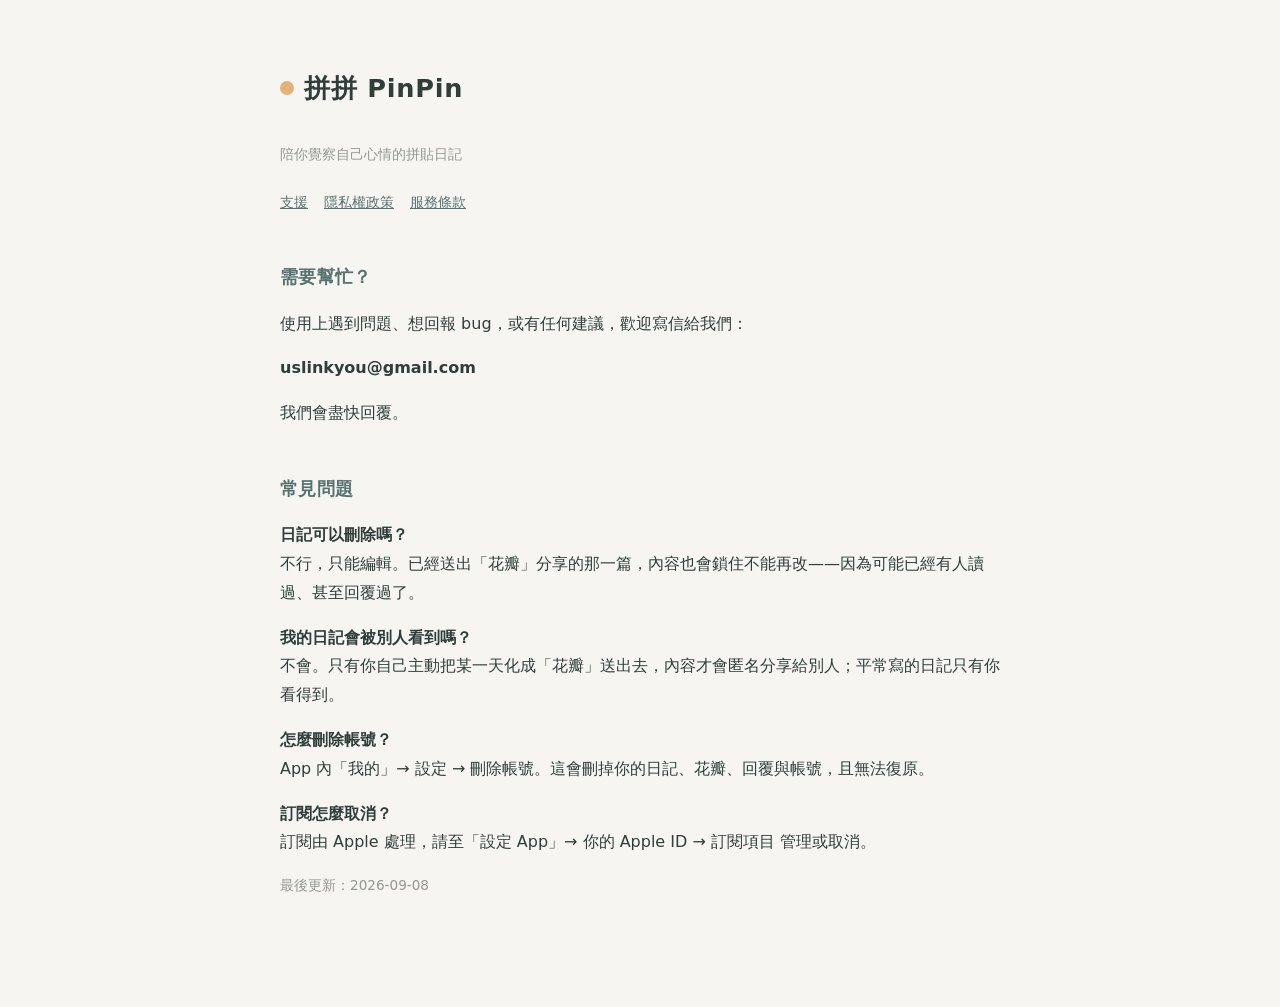
<file: index.html>
<!doctype html><html lang="zh-Hant"><head>
<meta charset="utf-8"><meta name="viewport" content="width=device-width,initial-scale=1">
<title>拼拼 PinPin — 支援</title>
<link rel="stylesheet" href="style.css">
</head><body>
<div class="brand"><div class="dot"></div><h1>拼拼 PinPin</h1></div>
<p class="meta">陪你覺察自己心情的拼貼日記</p>
<nav><a href="index.html">支援</a><a href="privacy.html">隱私權政策</a><a href="terms.html">服務條款</a></nav>

<h2>需要幫忙？</h2>
<p>使用上遇到問題、想回報 bug，或有任何建議，歡迎寫信給我們：</p>
<p><strong>uslinkyou@gmail.com</strong></p>
<p>我們會盡快回覆。</p>

<h2>常見問題</h2>
<p><strong>日記可以刪除嗎？</strong><br>
不行，只能編輯。已經送出「花瓣」分享的那一篇，內容也會鎖住不能再改——因為可能已經有人讀過、甚至回覆過了。</p>

<p><strong>我的日記會被別人看到嗎？</strong><br>
不會。只有你自己主動把某一天化成「花瓣」送出去，內容才會匿名分享給別人；平常寫的日記只有你看得到。</p>

<p><strong>怎麼刪除帳號？</strong><br>
App 內「我的」→ 設定 → 刪除帳號。這會刪掉你的日記、花瓣、回覆與帳號，且無法復原。</p>

<p><strong>訂閱怎麼取消？</strong><br>
訂閱由 Apple 處理，請至「設定 App」→ 你的 Apple ID → 訂閱項目 管理或取消。</p>

<p class="meta">最後更新：2026-09-08</p>
</body></html>
</file>
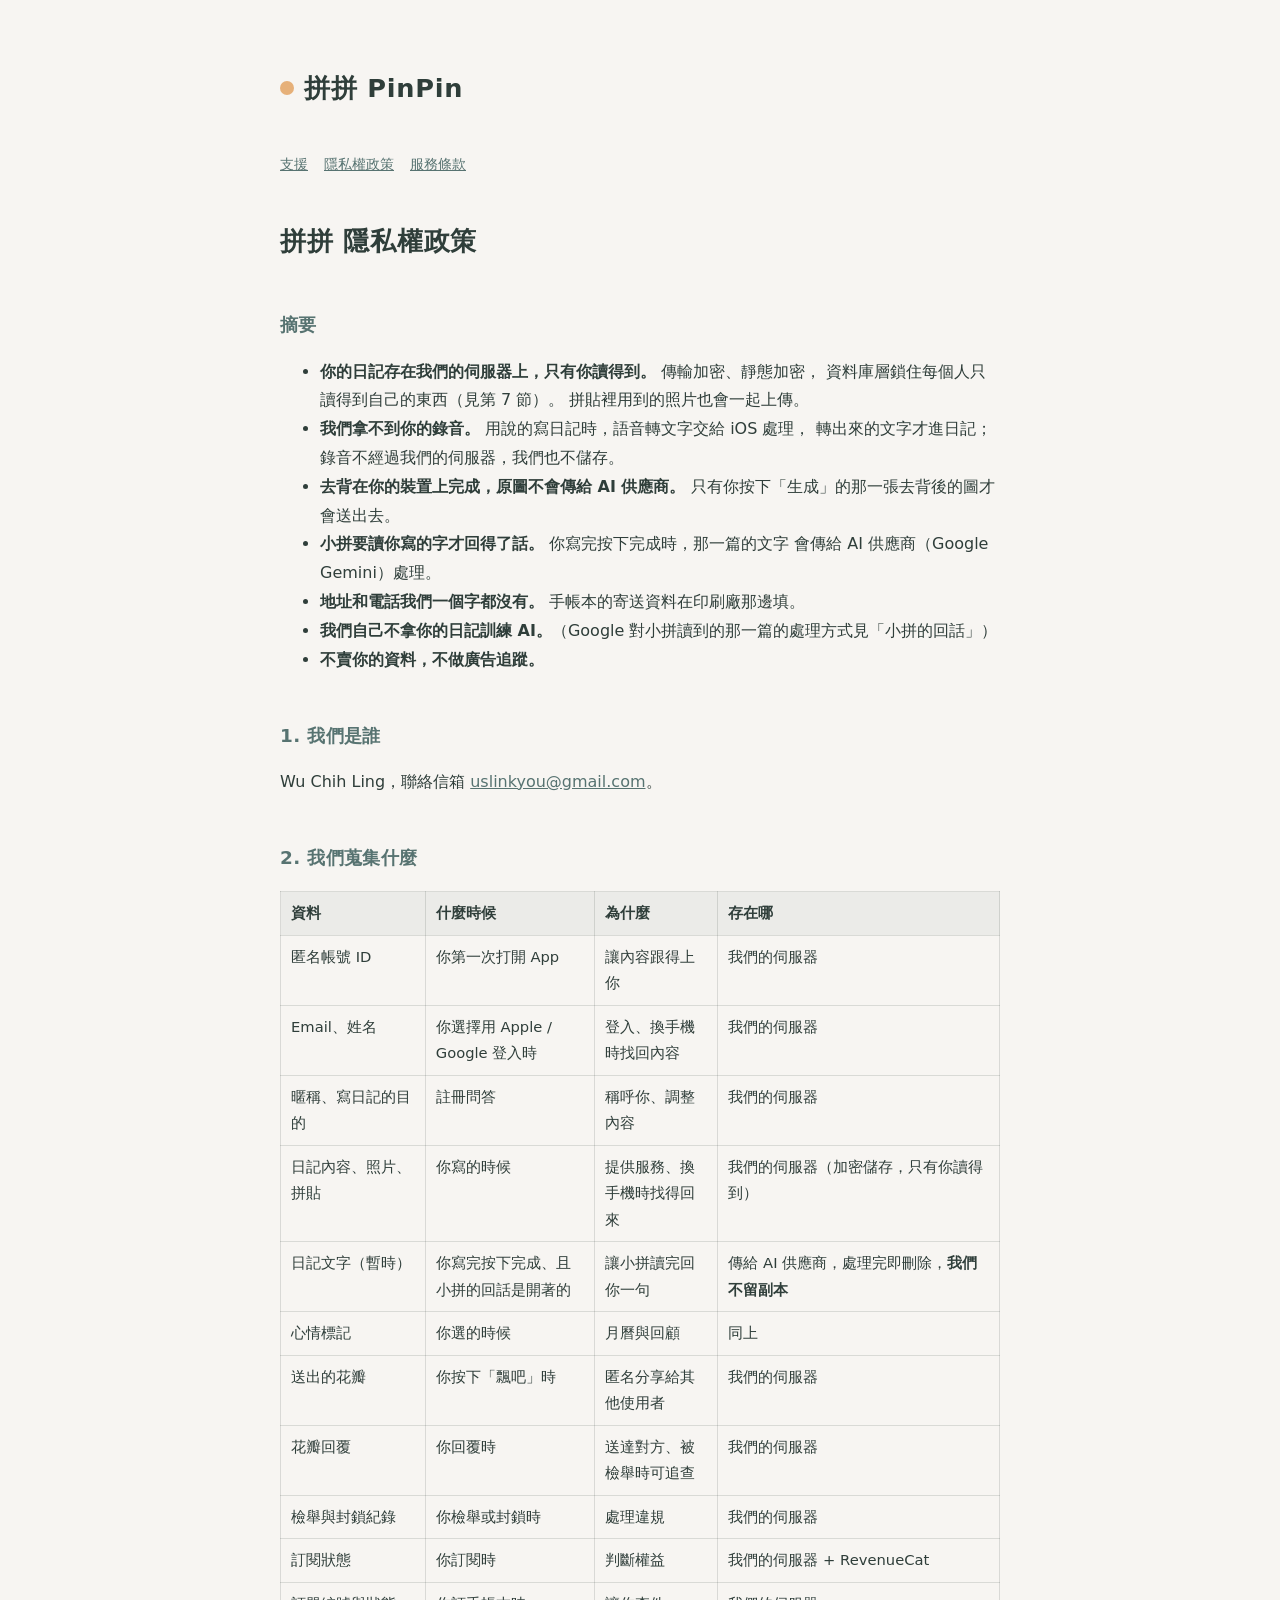
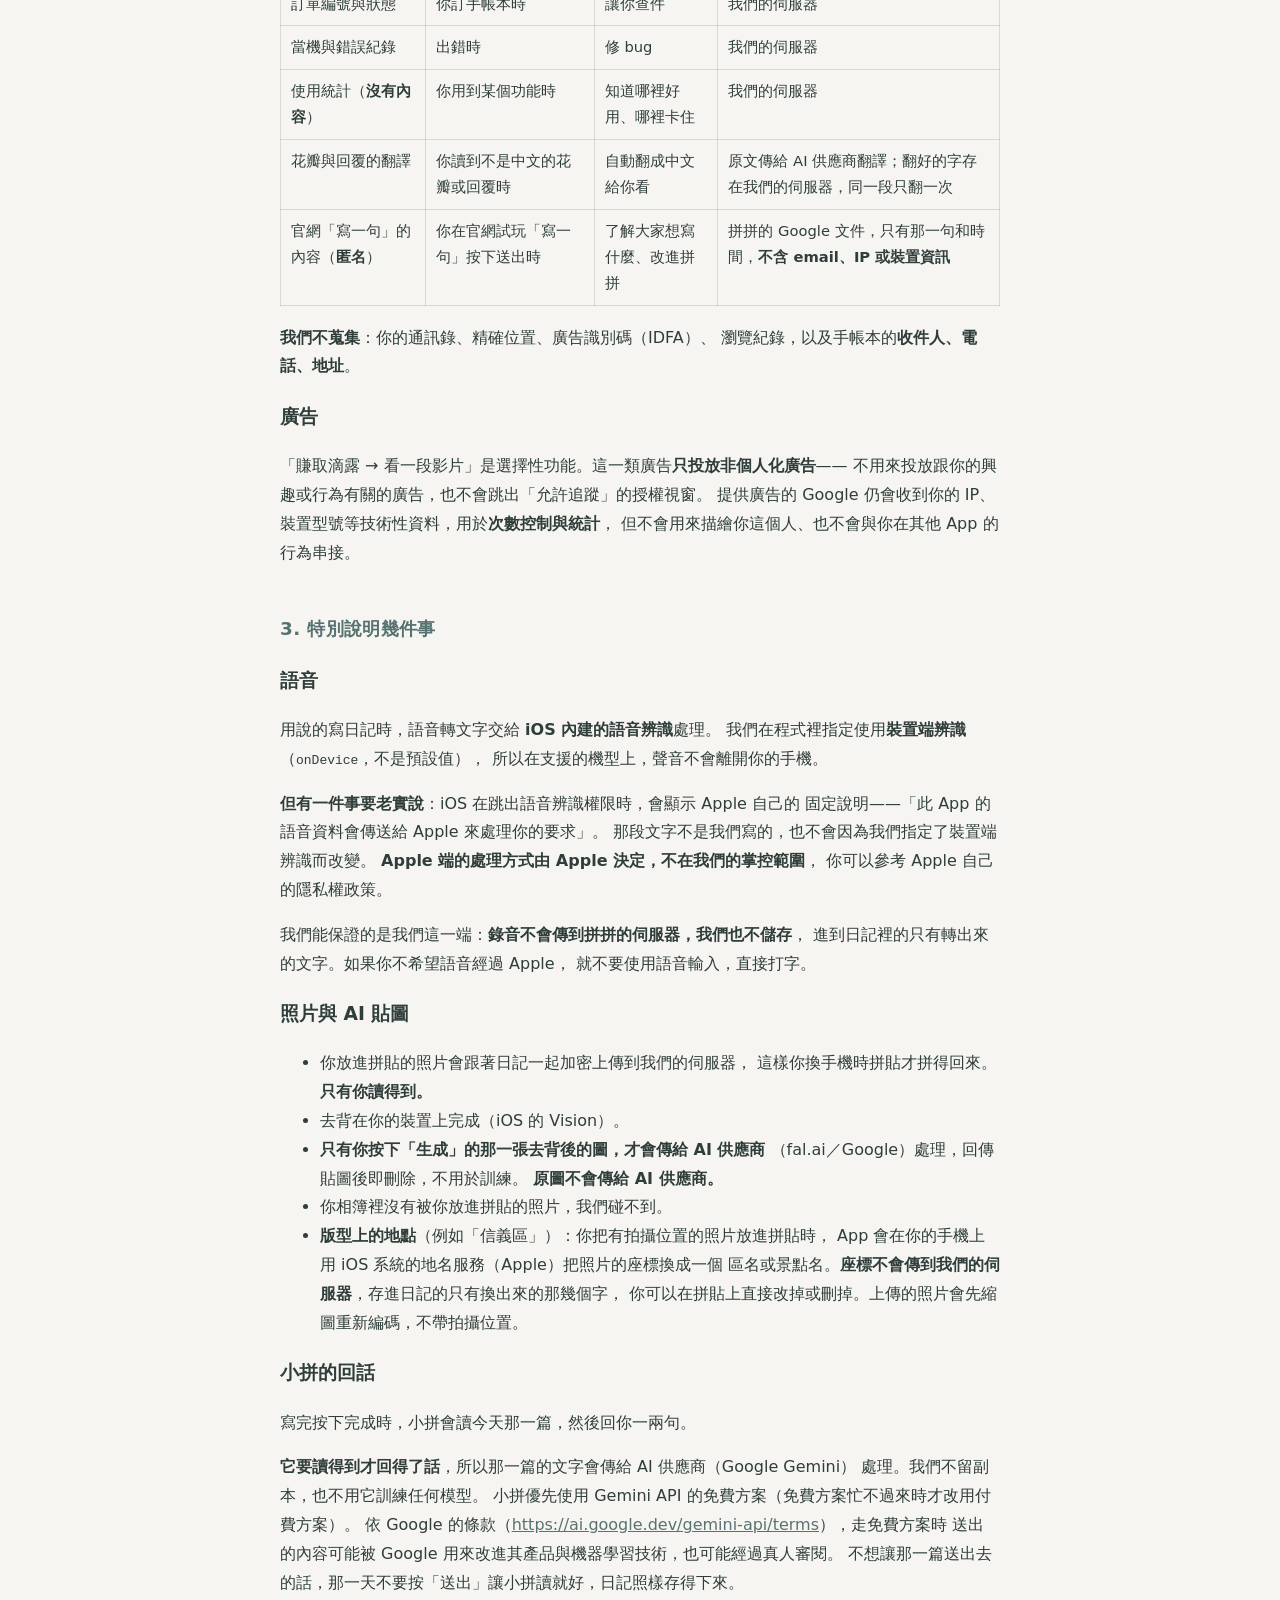
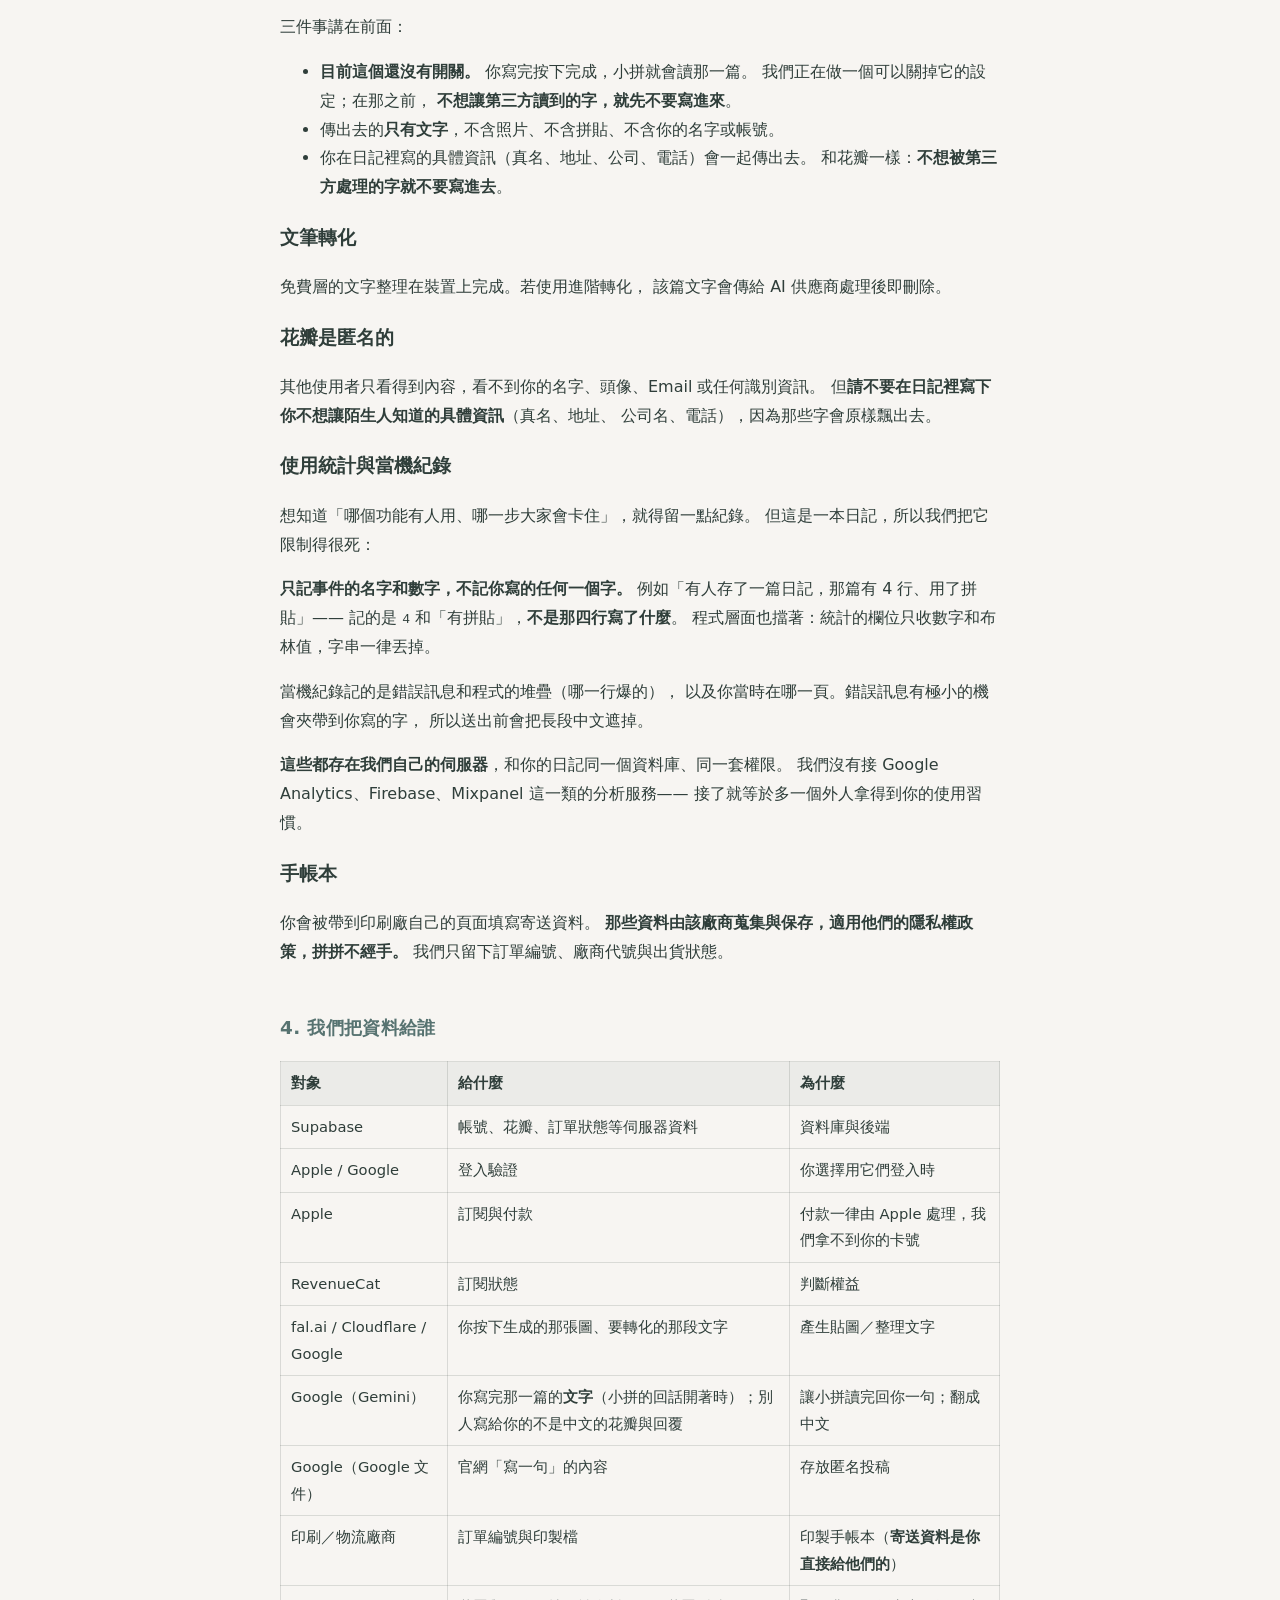
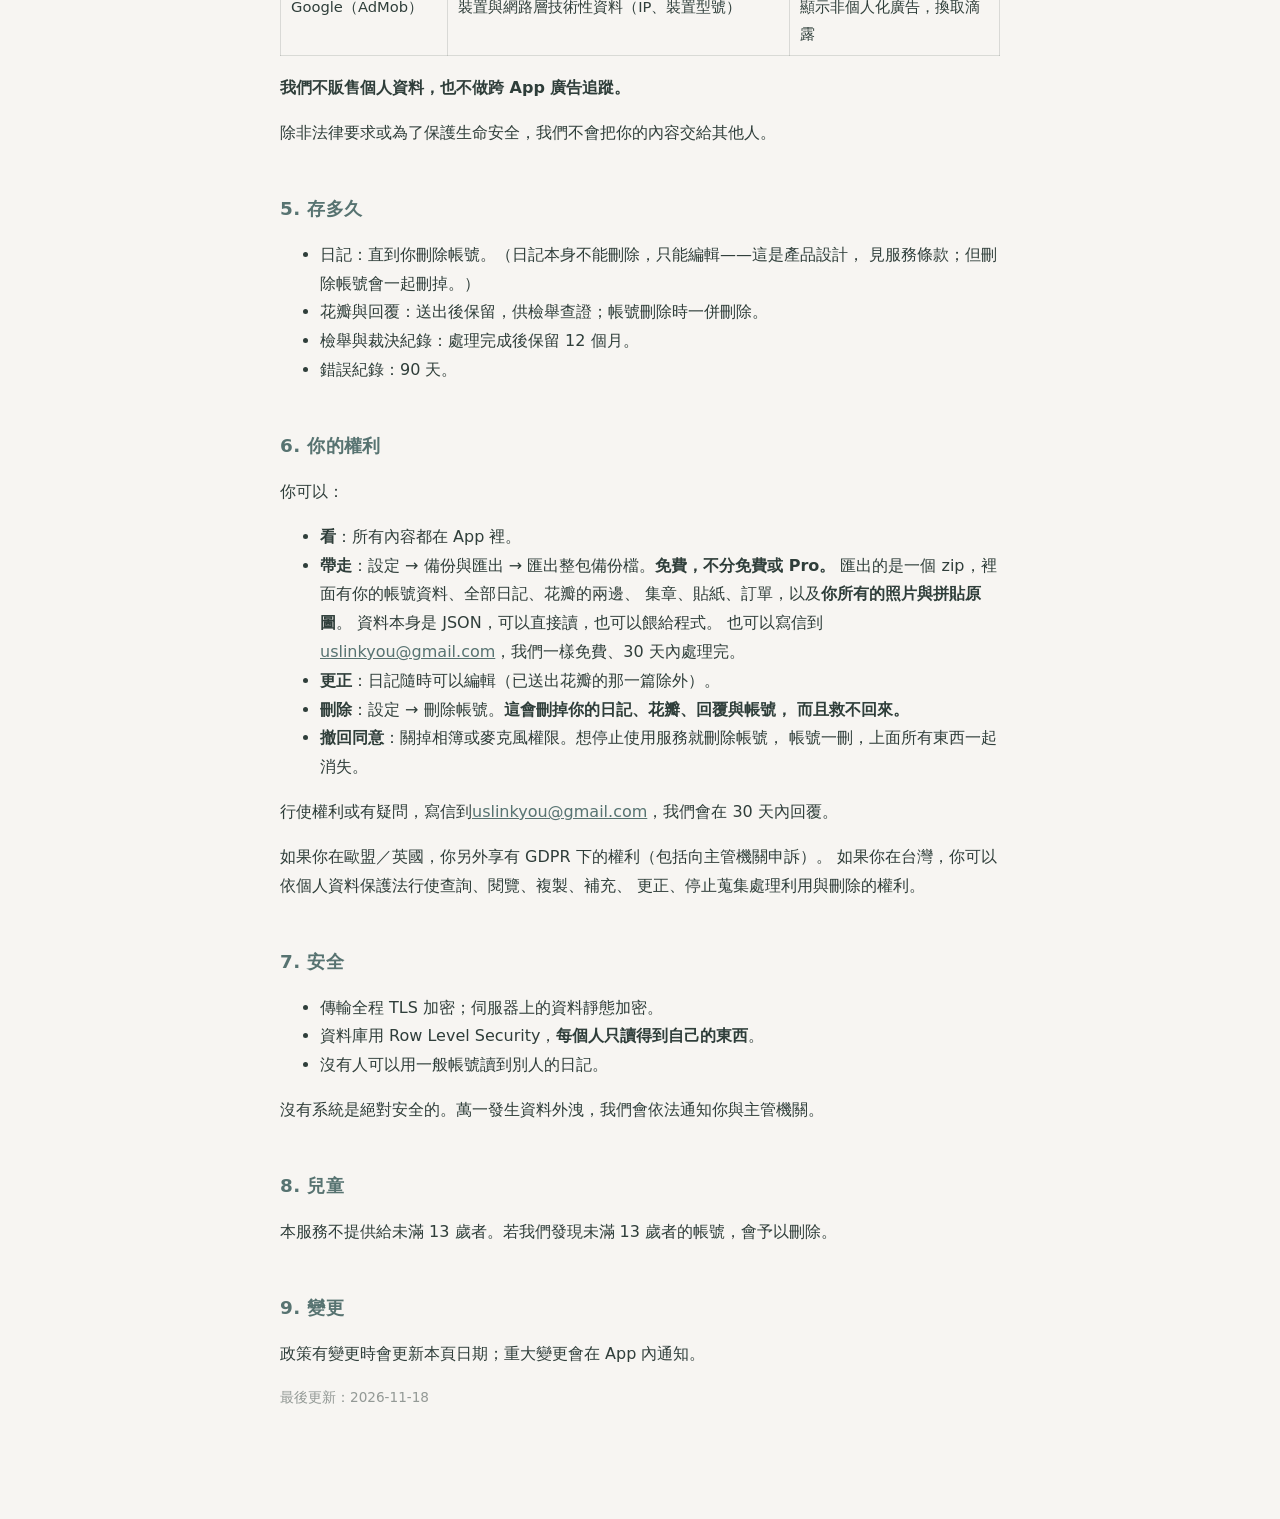
<file: privacy.html>
<!doctype html><html lang="zh-Hant"><head>
<meta charset="utf-8"><meta name="viewport" content="width=device-width,initial-scale=1">
<title>拼拼 PinPin — 隱私權政策</title>
<link rel="stylesheet" href="style.css">
</head><body>
<div class="brand"><div class="dot"></div><h1>拼拼 PinPin</h1></div>
<nav><a href="index.html">支援</a><a href="privacy.html">隱私權政策</a><a href="terms.html">服務條款</a></nav>
<h1>拼拼 隱私權政策</h1>
<h2>摘要</h2>
<ul>
<li><strong>你的日記存在我們的伺服器上，只有你讀得到。</strong> 傳輸加密、靜態加密，
資料庫層鎖住每個人只讀得到自己的東西（見第 7 節）。
拼貼裡用到的照片也會一起上傳。</li>
<li><strong>我們拿不到你的錄音。</strong> 用說的寫日記時，語音轉文字交給 iOS 處理，
轉出來的文字才進日記；錄音不經過我們的伺服器，我們也不儲存。</li>
<li><strong>去背在你的裝置上完成，原圖不會傳給 AI 供應商。</strong>
只有你按下「生成」的那一張去背後的圖才會送出去。</li>
<li><strong>小拼要讀你寫的字才回得了話。</strong> 你寫完按下完成時，那一篇的文字
會傳給 AI 供應商（Google Gemini）處理。</li>
<li><strong>地址和電話我們一個字都沒有。</strong> 手帳本的寄送資料在印刷廠那邊填。</li>
<li><strong>我們自己不拿你的日記訓練 AI。</strong>（Google 對小拼讀到的那一篇的處理方式見「小拼的回話」）</li>
<li><strong>不賣你的資料，不做廣告追蹤。</strong></li>
</ul>
<h2>1. 我們是誰</h2>
<p>Wu Chih Ling，聯絡信箱 <a href="mailto:uslinkyou@gmail.com">uslinkyou@gmail.com</a>。</p>
<h2>2. 我們蒐集什麼</h2>
<table>
<thead>
<tr>
<th>資料</th>
<th>什麼時候</th>
<th>為什麼</th>
<th>存在哪</th>
</tr>
</thead>
<tbody><tr>
<td>匿名帳號 ID</td>
<td>你第一次打開 App</td>
<td>讓內容跟得上你</td>
<td>我們的伺服器</td>
</tr>
<tr>
<td>Email、姓名</td>
<td>你選擇用 Apple / Google 登入時</td>
<td>登入、換手機時找回內容</td>
<td>我們的伺服器</td>
</tr>
<tr>
<td>暱稱、寫日記的目的</td>
<td>註冊問答</td>
<td>稱呼你、調整內容</td>
<td>我們的伺服器</td>
</tr>
<tr>
<td>日記內容、照片、拼貼</td>
<td>你寫的時候</td>
<td>提供服務、換手機時找得回來</td>
<td>我們的伺服器（加密儲存，只有你讀得到）</td>
</tr>
<tr>
<td>日記文字（暫時）</td>
<td>你寫完按下完成、且小拼的回話是開著的</td>
<td>讓小拼讀完回你一句</td>
<td>傳給 AI 供應商，處理完即刪除，<strong>我們不留副本</strong></td>
</tr>
<tr>
<td>心情標記</td>
<td>你選的時候</td>
<td>月曆與回顧</td>
<td>同上</td>
</tr>
<tr>
<td>送出的花瓣</td>
<td>你按下「飄吧」時</td>
<td>匿名分享給其他使用者</td>
<td>我們的伺服器</td>
</tr>
<tr>
<td>花瓣回覆</td>
<td>你回覆時</td>
<td>送達對方、被檢舉時可追查</td>
<td>我們的伺服器</td>
</tr>
<tr>
<td>檢舉與封鎖紀錄</td>
<td>你檢舉或封鎖時</td>
<td>處理違規</td>
<td>我們的伺服器</td>
</tr>
<tr>
<td>訂閱狀態</td>
<td>你訂閱時</td>
<td>判斷權益</td>
<td>我們的伺服器 + RevenueCat</td>
</tr>
<tr>
<td>訂單編號與狀態</td>
<td>你訂手帳本時</td>
<td>讓你查件</td>
<td>我們的伺服器</td>
</tr>
<tr>
<td>當機與錯誤紀錄</td>
<td>出錯時</td>
<td>修 bug</td>
<td>我們的伺服器</td>
</tr>
<tr>
<td>使用統計（<strong>沒有內容</strong>）</td>
<td>你用到某個功能時</td>
<td>知道哪裡好用、哪裡卡住</td>
<td>我們的伺服器</td>
</tr>
<tr>
<td>花瓣與回覆的翻譯</td>
<td>你讀到不是中文的花瓣或回覆時</td>
<td>自動翻成中文給你看</td>
<td>原文傳給 AI 供應商翻譯；翻好的字存在我們的伺服器，同一段只翻一次</td>
</tr>
<tr>
<td>官網「寫一句」的內容（<strong>匿名</strong>）</td>
<td>你在官網試玩「寫一句」按下送出時</td>
<td>了解大家想寫什麼、改進拼拼</td>
<td>拼拼的 Google 文件，只有那一句和時間，<strong>不含 email、IP 或裝置資訊</strong></td>
</tr>
</tbody></table>
<p><strong>我們不蒐集</strong>：你的通訊錄、精確位置、廣告識別碼（IDFA）、
瀏覽紀錄，以及手帳本的<strong>收件人、電話、地址</strong>。</p>
<h3>廣告</h3>
<p>「賺取滴露 → 看一段影片」是選擇性功能。這一類廣告<strong>只投放非個人化廣告</strong>——
不用來投放跟你的興趣或行為有關的廣告，也不會跳出「允許追蹤」的授權視窗。
提供廣告的 Google 仍會收到你的 IP、裝置型號等技術性資料，用於<strong>次數控制與統計</strong>，
但不會用來描繪你這個人、也不會與你在其他 App 的行為串接。</p>
<h2>3. 特別說明幾件事</h2>
<h3>語音</h3>
<p>用說的寫日記時，語音轉文字交給 <strong>iOS 內建的語音辨識</strong>處理。
我們在程式裡指定使用<strong>裝置端辨識</strong>（<code>onDevice</code>，不是預設值），
所以在支援的機型上，聲音不會離開你的手機。</p>
<p><strong>但有一件事要老實說</strong>：iOS 在跳出語音辨識權限時，會顯示 Apple 自己的
固定說明——「此 App 的語音資料會傳送給 Apple 來處理你的要求」。
那段文字不是我們寫的，也不會因為我們指定了裝置端辨識而改變。
<strong>Apple 端的處理方式由 Apple 決定，不在我們的掌控範圍</strong>，
你可以參考 Apple 自己的隱私權政策。</p>
<p>我們能保證的是我們這一端：<strong>錄音不會傳到拼拼的伺服器，我們也不儲存</strong>，
進到日記裡的只有轉出來的文字。如果你不希望語音經過 Apple，
就不要使用語音輸入，直接打字。</p>
<h3>照片與 AI 貼圖</h3>
<ul>
<li>你放進拼貼的照片會跟著日記一起加密上傳到我們的伺服器，
這樣你換手機時拼貼才拼得回來。<strong>只有你讀得到。</strong></li>
<li>去背在你的裝置上完成（iOS 的 Vision）。</li>
<li><strong>只有你按下「生成」的那一張去背後的圖，才會傳給 AI 供應商</strong>
（fal.ai／Google）處理，回傳貼圖後即刪除，不用於訓練。
<strong>原圖不會傳給 AI 供應商。</strong></li>
<li>你相簿裡沒有被你放進拼貼的照片，我們碰不到。</li>
<li><strong>版型上的地點</strong>（例如「信義區」）：你把有拍攝位置的照片放進拼貼時，
App 會在你的手機上用 iOS 系統的地名服務（Apple）把照片的座標換成一個
區名或景點名。<strong>座標不會傳到我們的伺服器</strong>，存進日記的只有換出來的那幾個字，
你可以在拼貼上直接改掉或刪掉。上傳的照片會先縮圖重新編碼，不帶拍攝位置。</li>
</ul>
<h3>小拼的回話</h3>
<p>寫完按下完成時，小拼會讀今天那一篇，然後回你一兩句。</p>
<p><strong>它要讀得到才回得了話</strong>，所以那一篇的文字會傳給 AI 供應商（Google Gemini）
處理。我們不留副本，也不用它訓練任何模型。
小拼優先使用 Gemini API 的免費方案（免費方案忙不過來時才改用付費方案）。
依 Google 的條款（<a href="https://ai.google.dev/gemini-api/terms">https://ai.google.dev/gemini-api/terms</a>），走免費方案時
送出的內容可能被 Google 用來改進其產品與機器學習技術，也可能經過真人審閱。
不想讓那一篇送出去的話，那一天不要按「送出」讓小拼讀就好，日記照樣存得下來。</p>
<p>三件事講在前面：</p>
<ul>
<li><strong>目前這個還沒有開關。</strong> 你寫完按下完成，小拼就會讀那一篇。
我們正在做一個可以關掉它的設定；在那之前，
<strong>不想讓第三方讀到的字，就先不要寫進來</strong>。</li>
<li>傳出去的<strong>只有文字</strong>，不含照片、不含拼貼、不含你的名字或帳號。</li>
<li>你在日記裡寫的具體資訊（真名、地址、公司、電話）會一起傳出去。
和花瓣一樣：<strong>不想被第三方處理的字就不要寫進去</strong>。</li>
</ul>
<h3>文筆轉化</h3>
<p>免費層的文字整理在裝置上完成。若使用進階轉化，
該篇文字會傳給 AI 供應商處理後即刪除。</p>
<h3>花瓣是匿名的</h3>
<p>其他使用者只看得到內容，看不到你的名字、頭像、Email 或任何識別資訊。
但<strong>請不要在日記裡寫下你不想讓陌生人知道的具體資訊</strong>（真名、地址、
公司名、電話），因為那些字會原樣飄出去。</p>
<h3>使用統計與當機紀錄</h3>
<p>想知道「哪個功能有人用、哪一步大家會卡住」，就得留一點紀錄。
但這是一本日記，所以我們把它限制得很死：</p>
<p><strong>只記事件的名字和數字，不記你寫的任何一個字。</strong>
例如「有人存了一篇日記，那篇有 4 行、用了拼貼」——
記的是 <code>4</code> 和「有拼貼」，<strong>不是那四行寫了什麼</strong>。
程式層面也擋著：統計的欄位只收數字和布林值，字串一律丟掉。</p>
<p>當機紀錄記的是錯誤訊息和程式的堆疊（哪一行爆的），
以及你當時在哪一頁。錯誤訊息有極小的機會夾帶到你寫的字，
所以送出前會把長段中文遮掉。</p>
<p><strong>這些都存在我們自己的伺服器</strong>，和你的日記同一個資料庫、同一套權限。
我們沒有接 Google Analytics、Firebase、Mixpanel 這一類的分析服務——
接了就等於多一個外人拿得到你的使用習慣。</p>
<h3>手帳本</h3>
<p>你會被帶到印刷廠自己的頁面填寫寄送資料。
<strong>那些資料由該廠商蒐集與保存，適用他們的隱私權政策，拼拼不經手。</strong>
我們只留下訂單編號、廠商代號與出貨狀態。</p>
<h2>4. 我們把資料給誰</h2>
<table>
<thead>
<tr>
<th>對象</th>
<th>給什麼</th>
<th>為什麼</th>
</tr>
</thead>
<tbody><tr>
<td>Supabase</td>
<td>帳號、花瓣、訂單狀態等伺服器資料</td>
<td>資料庫與後端</td>
</tr>
<tr>
<td>Apple / Google</td>
<td>登入驗證</td>
<td>你選擇用它們登入時</td>
</tr>
<tr>
<td>Apple</td>
<td>訂閱與付款</td>
<td>付款一律由 Apple 處理，我們拿不到你的卡號</td>
</tr>
<tr>
<td>RevenueCat</td>
<td>訂閱狀態</td>
<td>判斷權益</td>
</tr>
<tr>
<td>fal.ai / Cloudflare / Google</td>
<td>你按下生成的那張圖、要轉化的那段文字</td>
<td>產生貼圖／整理文字</td>
</tr>
<tr>
<td>Google（Gemini）</td>
<td>你寫完那一篇的<strong>文字</strong>（小拼的回話開著時）；別人寫給你的不是中文的花瓣與回覆</td>
<td>讓小拼讀完回你一句；翻成中文</td>
</tr>
<tr>
<td>Google（Google 文件）</td>
<td>官網「寫一句」的內容</td>
<td>存放匿名投稿</td>
</tr>
<tr>
<td>印刷／物流廠商</td>
<td>訂單編號與印製檔</td>
<td>印製手帳本（<strong>寄送資料是你直接給他們的</strong>）</td>
</tr>
<tr>
<td>Google（AdMob）</td>
<td>裝置與網路層技術性資料（IP、裝置型號）</td>
<td>顯示非個人化廣告，換取滴露</td>
</tr>
</tbody></table>
<p><strong>我們不販售個人資料，也不做跨 App 廣告追蹤。</strong></p>
<p>除非法律要求或為了保護生命安全，我們不會把你的內容交給其他人。</p>
<h2>5. 存多久</h2>
<ul>
<li>日記：直到你刪除帳號。（日記本身不能刪除，只能編輯——這是產品設計，
見服務條款；但刪除帳號會一起刪掉。）</li>
<li>花瓣與回覆：送出後保留，供檢舉查證；帳號刪除時一併刪除。</li>
<li>檢舉與裁決紀錄：處理完成後保留 12 個月。</li>
<li>錯誤紀錄：90 天。</li>
</ul>
<h2>6. 你的權利</h2>
<p>你可以：</p>
<ul>
<li><strong>看</strong>：所有內容都在 App 裡。</li>
<li><strong>帶走</strong>：設定 → 備份與匯出 → 匯出整包備份檔。<strong>免費，不分免費或 Pro。</strong>
匯出的是一個 zip，裡面有你的帳號資料、全部日記、花瓣的兩邊、
集章、貼紙、訂單，以及<strong>你所有的照片與拼貼原圖</strong>。
資料本身是 JSON，可以直接讀，也可以餵給程式。
也可以寫信到<a href="mailto:uslinkyou@gmail.com">uslinkyou@gmail.com</a>，我們一樣免費、30 天內處理完。</li>
<li><strong>更正</strong>：日記隨時可以編輯（已送出花瓣的那一篇除外）。</li>
<li><strong>刪除</strong>：設定 → 刪除帳號。<strong>這會刪掉你的日記、花瓣、回覆與帳號，
而且救不回來。</strong></li>
<li><strong>撤回同意</strong>：關掉相簿或麥克風權限。想停止使用服務就刪除帳號，
帳號一刪，上面所有東西一起消失。</li>
</ul>
<p>行使權利或有疑問，寫信到<a href="mailto:uslinkyou@gmail.com">uslinkyou@gmail.com</a>，我們會在 30 天內回覆。</p>
<p>如果你在歐盟／英國，你另外享有 GDPR 下的權利（包括向主管機關申訴）。
如果你在台灣，你可以依個人資料保護法行使查詢、閱覽、複製、補充、
更正、停止蒐集處理利用與刪除的權利。</p>
<h2>7. 安全</h2>
<ul>
<li>傳輸全程 TLS 加密；伺服器上的資料靜態加密。</li>
<li>資料庫用 Row Level Security，<strong>每個人只讀得到自己的東西</strong>。</li>
<li>沒有人可以用一般帳號讀到別人的日記。</li>
</ul>
<p>沒有系統是絕對安全的。萬一發生資料外洩，我們會依法通知你與主管機關。</p>
<h2>8. 兒童</h2>
<p>本服務不提供給未滿 13 歲者。若我們發現未滿 13 歲者的帳號，會予以刪除。</p>
<h2>9. 變更</h2>
<p>政策有變更時會更新本頁日期；重大變更會在 App 內通知。</p>
<p class="meta">最後更新：2026-11-18</p>
</body></html>
</file>
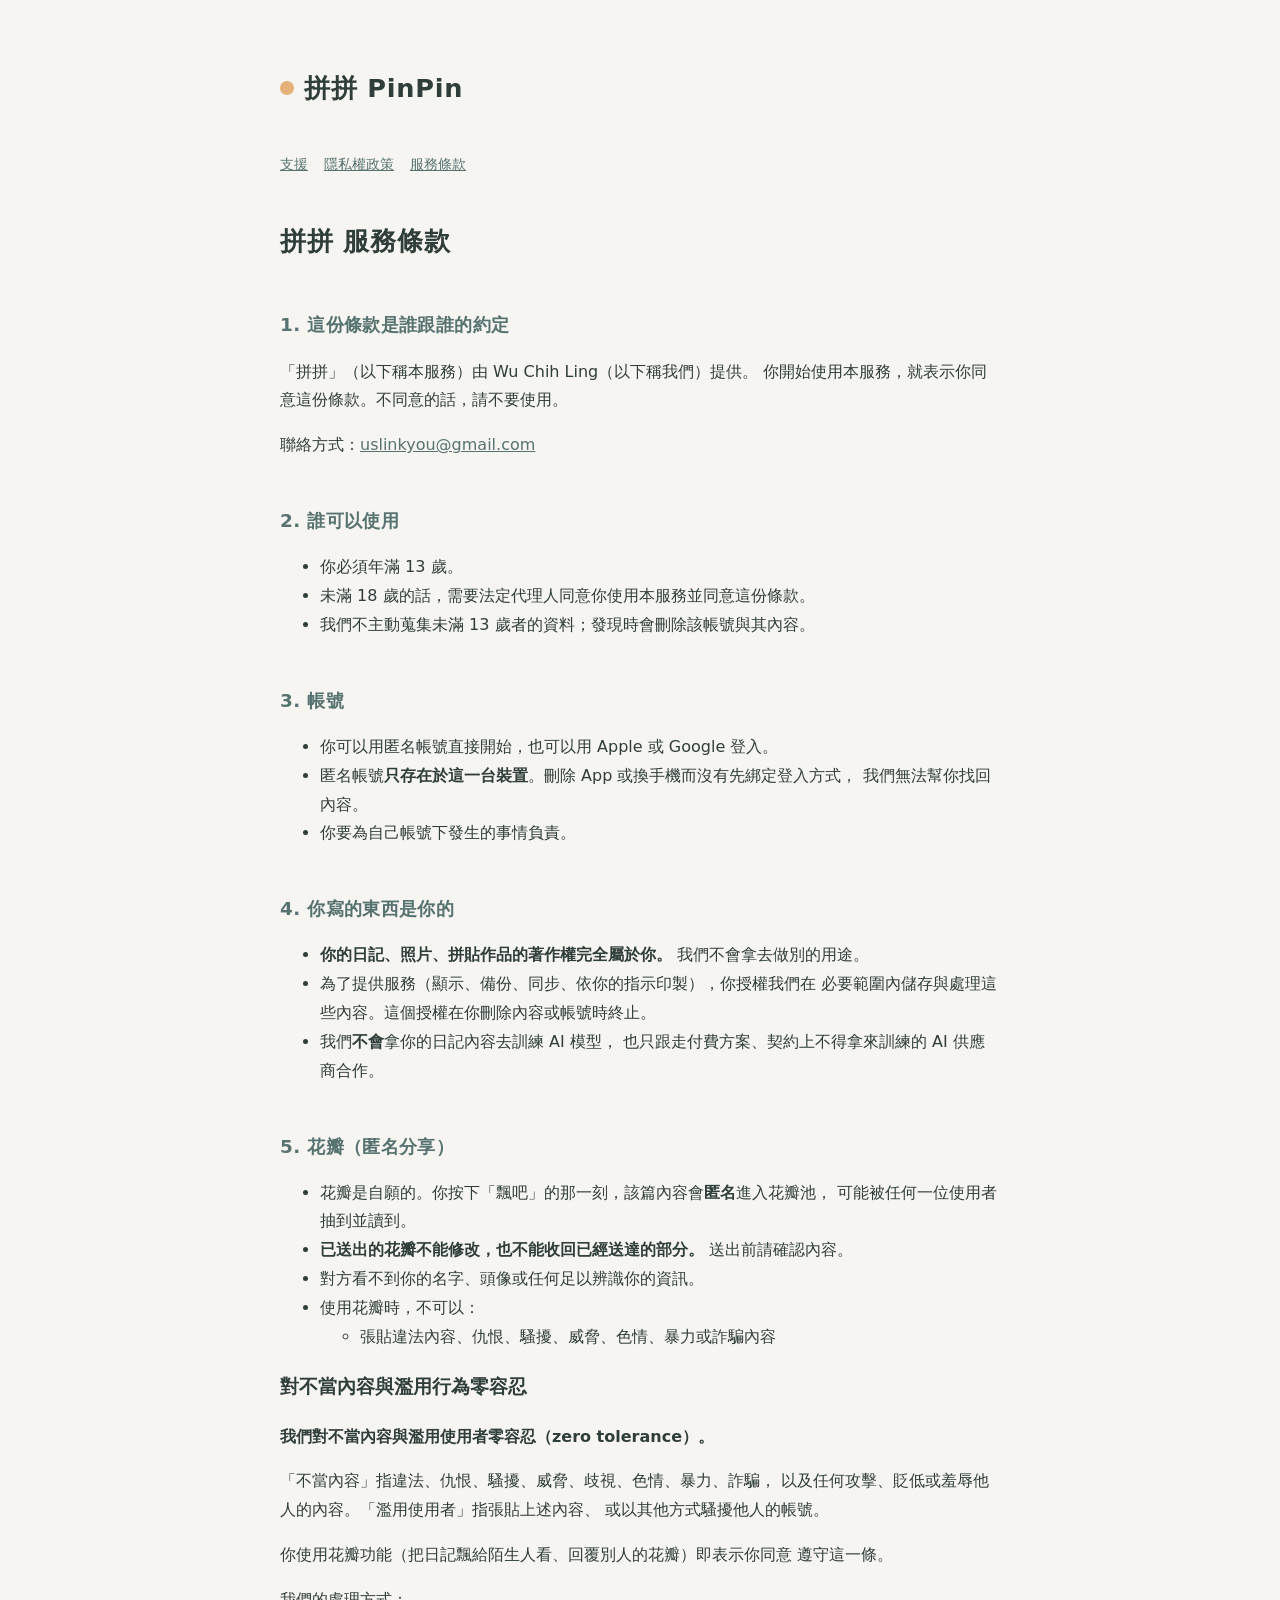
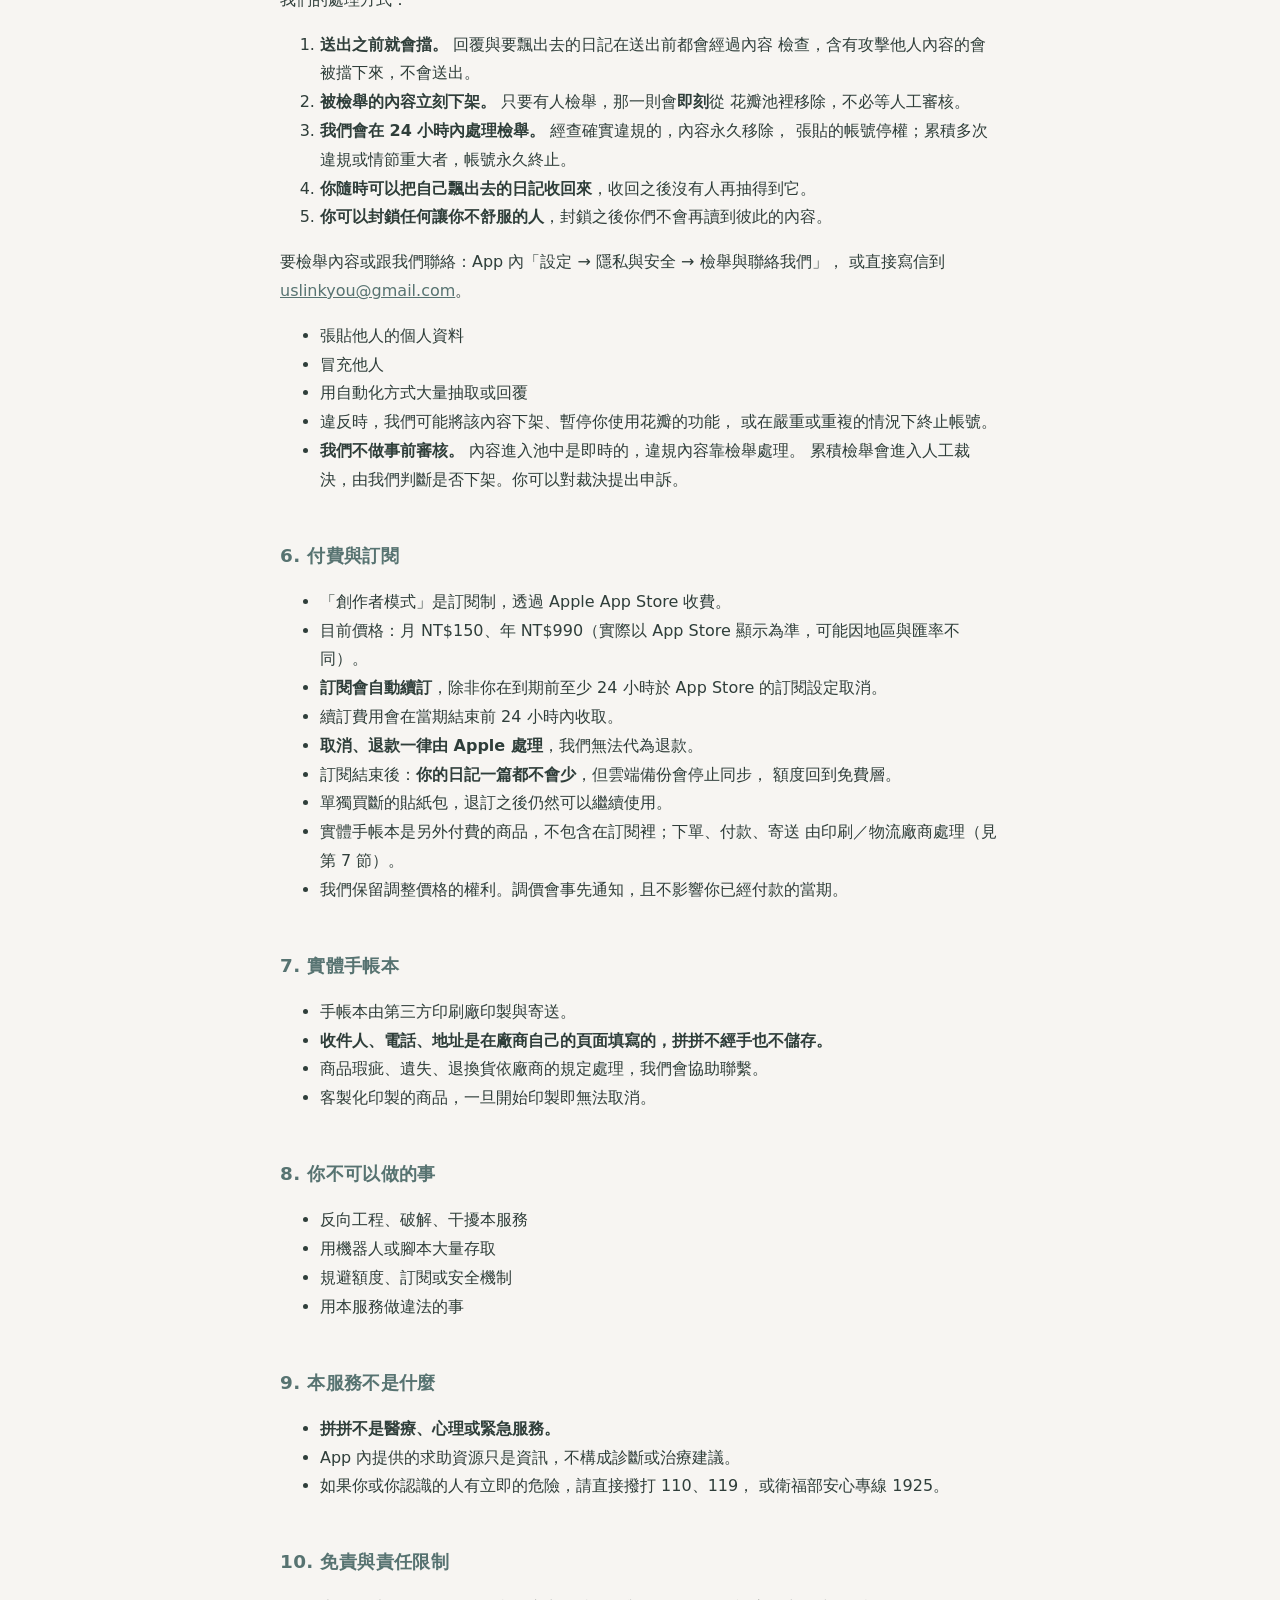
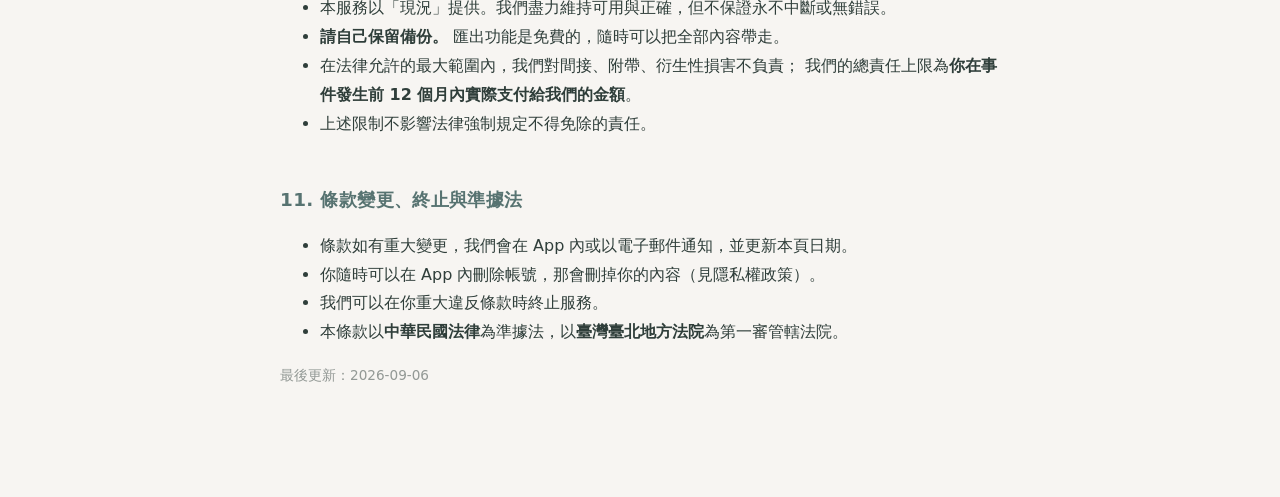
<file: terms.html>
<!doctype html><html lang="zh-Hant"><head>
<meta charset="utf-8"><meta name="viewport" content="width=device-width,initial-scale=1">
<title>拼拼 PinPin — 服務條款</title>
<link rel="stylesheet" href="style.css">
</head><body>
<div class="brand"><div class="dot"></div><h1>拼拼 PinPin</h1></div>
<nav><a href="index.html">支援</a><a href="privacy.html">隱私權政策</a><a href="terms.html">服務條款</a></nav>
<h1>拼拼 服務條款</h1>
<h2>1. 這份條款是誰跟誰的約定</h2>
<p>「拼拼」（以下稱本服務）由 Wu Chih Ling（以下稱我們）提供。
你開始使用本服務，就表示你同意這份條款。不同意的話，請不要使用。</p>
<p>聯絡方式：<a href="mailto:uslinkyou@gmail.com">uslinkyou@gmail.com</a></p>
<h2>2. 誰可以使用</h2>
<ul>
<li>你必須年滿 13 歲。</li>
<li>未滿 18 歲的話，需要法定代理人同意你使用本服務並同意這份條款。</li>
<li>我們不主動蒐集未滿 13 歲者的資料；發現時會刪除該帳號與其內容。</li>
</ul>
<h2>3. 帳號</h2>
<ul>
<li>你可以用匿名帳號直接開始，也可以用 Apple 或 Google 登入。</li>
<li>匿名帳號<strong>只存在於這一台裝置</strong>。刪除 App 或換手機而沒有先綁定登入方式，
我們無法幫你找回內容。</li>
<li>你要為自己帳號下發生的事情負責。</li>
</ul>
<h2>4. 你寫的東西是你的</h2>
<ul>
<li><strong>你的日記、照片、拼貼作品的著作權完全屬於你。</strong> 我們不會拿去做別的用途。</li>
<li>為了提供服務（顯示、備份、同步、依你的指示印製），你授權我們在
必要範圍內儲存與處理這些內容。這個授權在你刪除內容或帳號時終止。</li>
<li>我們<strong>不會</strong>拿你的日記內容去訓練 AI 模型，
也只跟走付費方案、契約上不得拿來訓練的 AI 供應商合作。</li>
</ul>
<h2>5. 花瓣（匿名分享）</h2>
<ul>
<li>花瓣是自願的。你按下「飄吧」的那一刻，該篇內容會<strong>匿名</strong>進入花瓣池，
可能被任何一位使用者抽到並讀到。</li>
<li><strong>已送出的花瓣不能修改，也不能收回已經送達的部分。</strong> 送出前請確認內容。</li>
<li>對方看不到你的名字、頭像或任何足以辨識你的資訊。</li>
<li>使用花瓣時，不可以：<ul>
<li>張貼違法內容、仇恨、騷擾、威脅、色情、暴力或詐騙內容</li>
</ul>
</li>
</ul>
<h3>對不當內容與濫用行為零容忍</h3>
<p><strong>我們對不當內容與濫用使用者零容忍（zero tolerance）。</strong></p>
<p>「不當內容」指違法、仇恨、騷擾、威脅、歧視、色情、暴力、詐騙，
以及任何攻擊、貶低或羞辱他人的內容。「濫用使用者」指張貼上述內容、
或以其他方式騷擾他人的帳號。</p>
<p>你使用花瓣功能（把日記飄給陌生人看、回覆別人的花瓣）即表示你同意
遵守這一條。</p>
<p>我們的處理方式：</p>
<ol>
<li><strong>送出之前就會擋。</strong> 回覆與要飄出去的日記在送出前都會經過內容
檢查，含有攻擊他人內容的會被擋下來，不會送出。</li>
<li><strong>被檢舉的內容立刻下架。</strong> 只要有人檢舉，那一則會<strong>即刻</strong>從
花瓣池裡移除，不必等人工審核。</li>
<li><strong>我們會在 24 小時內處理檢舉。</strong> 經查確實違規的，內容永久移除，
張貼的帳號停權；累積多次違規或情節重大者，帳號永久終止。</li>
<li><strong>你隨時可以把自己飄出去的日記收回來</strong>，收回之後沒有人再抽得到它。</li>
<li><strong>你可以封鎖任何讓你不舒服的人</strong>，封鎖之後你們不會再讀到彼此的內容。</li>
</ol>
<p>要檢舉內容或跟我們聯絡：App 內「設定 → 隱私與安全 → 檢舉與聯絡我們」，
或直接寫信到 <a href="mailto:uslinkyou@gmail.com">uslinkyou@gmail.com</a>。</p>
<ul>
<li>張貼他人的個人資料</li>
<li>冒充他人</li>
<li>用自動化方式大量抽取或回覆</li>
<li>違反時，我們可能將該內容下架、暫停你使用花瓣的功能，
或在嚴重或重複的情況下終止帳號。</li>
<li><strong>我們不做事前審核。</strong> 內容進入池中是即時的，違規內容靠檢舉處理。
累積檢舉會進入人工裁決，由我們判斷是否下架。你可以對裁決提出申訴。</li>
</ul>
<h2>6. 付費與訂閱</h2>
<ul>
<li>「創作者模式」是訂閱制，透過 Apple App Store 收費。</li>
<li>目前價格：月 NT$150、年 NT$990（實際以 App Store 顯示為準，可能因地區與匯率不同）。</li>
<li><strong>訂閱會自動續訂</strong>，除非你在到期前至少 24 小時於 App Store 的訂閱設定取消。</li>
<li>續訂費用會在當期結束前 24 小時內收取。</li>
<li><strong>取消、退款一律由 Apple 處理</strong>，我們無法代為退款。</li>
<li>訂閱結束後：<strong>你的日記一篇都不會少</strong>，但雲端備份會停止同步，
額度回到免費層。</li>
<li>單獨買斷的貼紙包，退訂之後仍然可以繼續使用。</li>
<li>實體手帳本是另外付費的商品，不包含在訂閱裡；下單、付款、寄送
由印刷／物流廠商處理（見第 7 節）。</li>
<li>我們保留調整價格的權利。調價會事先通知，且不影響你已經付款的當期。</li>
</ul>
<h2>7. 實體手帳本</h2>
<ul>
<li>手帳本由第三方印刷廠印製與寄送。</li>
<li><strong>收件人、電話、地址是在廠商自己的頁面填寫的，拼拼不經手也不儲存。</strong></li>
<li>商品瑕疵、遺失、退換貨依廠商的規定處理，我們會協助聯繫。</li>
<li>客製化印製的商品，一旦開始印製即無法取消。</li>
</ul>
<h2>8. 你不可以做的事</h2>
<ul>
<li>反向工程、破解、干擾本服務</li>
<li>用機器人或腳本大量存取</li>
<li>規避額度、訂閱或安全機制</li>
<li>用本服務做違法的事</li>
</ul>
<h2>9. 本服務不是什麼</h2>
<ul>
<li><strong>拼拼不是醫療、心理或緊急服務。</strong></li>
<li>App 內提供的求助資源只是資訊，不構成診斷或治療建議。</li>
<li>如果你或你認識的人有立即的危險，請直接撥打 110、119，
或衛福部安心專線 1925。</li>
</ul>
<h2>10. 免責與責任限制</h2>
<ul>
<li>本服務以「現況」提供。我們盡力維持可用與正確，但不保證永不中斷或無錯誤。</li>
<li><strong>請自己保留備份。</strong> 匯出功能是免費的，隨時可以把全部內容帶走。</li>
<li>在法律允許的最大範圍內，我們對間接、附帶、衍生性損害不負責；
我們的總責任上限為<strong>你在事件發生前 12 個月內實際支付給我們的金額</strong>。</li>
<li>上述限制不影響法律強制規定不得免除的責任。</li>
</ul>
<h2>11. 條款變更、終止與準據法</h2>
<ul>
<li>條款如有重大變更，我們會在 App 內或以電子郵件通知，並更新本頁日期。</li>
<li>你隨時可以在 App 內刪除帳號，那會刪掉你的內容（見隱私權政策）。</li>
<li>我們可以在你重大違反條款時終止服務。</li>
<li>本條款以<strong>中華民國法律</strong>為準據法，以<strong>臺灣臺北地方法院</strong>為第一審管轄法院。</li>
</ul>
<p class="meta">最後更新：2026-09-06</p>
</body></html>
</file>
<file: style.css>
:root{color-scheme:light dark}
body{font-family:-apple-system,BlinkMacSystemFont,"PingFang TC","Noto Sans TC",system-ui,sans-serif;
  max-width:720px;margin:0 auto;padding:48px 24px 96px;line-height:1.8;color:#2F3E3A;background:#F7F5F2}
h1{font-size:1.6rem;letter-spacing:.03em}
h2{font-size:1.15rem;margin-top:2.4em;letter-spacing:.02em;color:#577371}
table{border-collapse:collapse;width:100%;margin:1.2em 0;font-size:.92rem}
td,th{border:1px solid rgba(47,62,58,.15);padding:8px 10px;text-align:left;vertical-align:top}
th{background:rgba(87,115,113,.08)}
a{color:#577371}
.meta{color:rgba(47,62,58,.5);font-size:.85rem}
.brand{display:flex;align-items:center;gap:10px;margin-bottom:8px}
.brand .dot{width:14px;height:14px;border-radius:50%;background:#E6B079}
nav{margin:24px 0 40px;font-size:.9rem}
nav a{margin-right:16px}
blockquote{border-left:3px solid #E6B079;margin:1em 0;padding:.2em 1em;background:rgba(230,176,121,.08);color:rgba(47,62,58,.75)}
</file>
